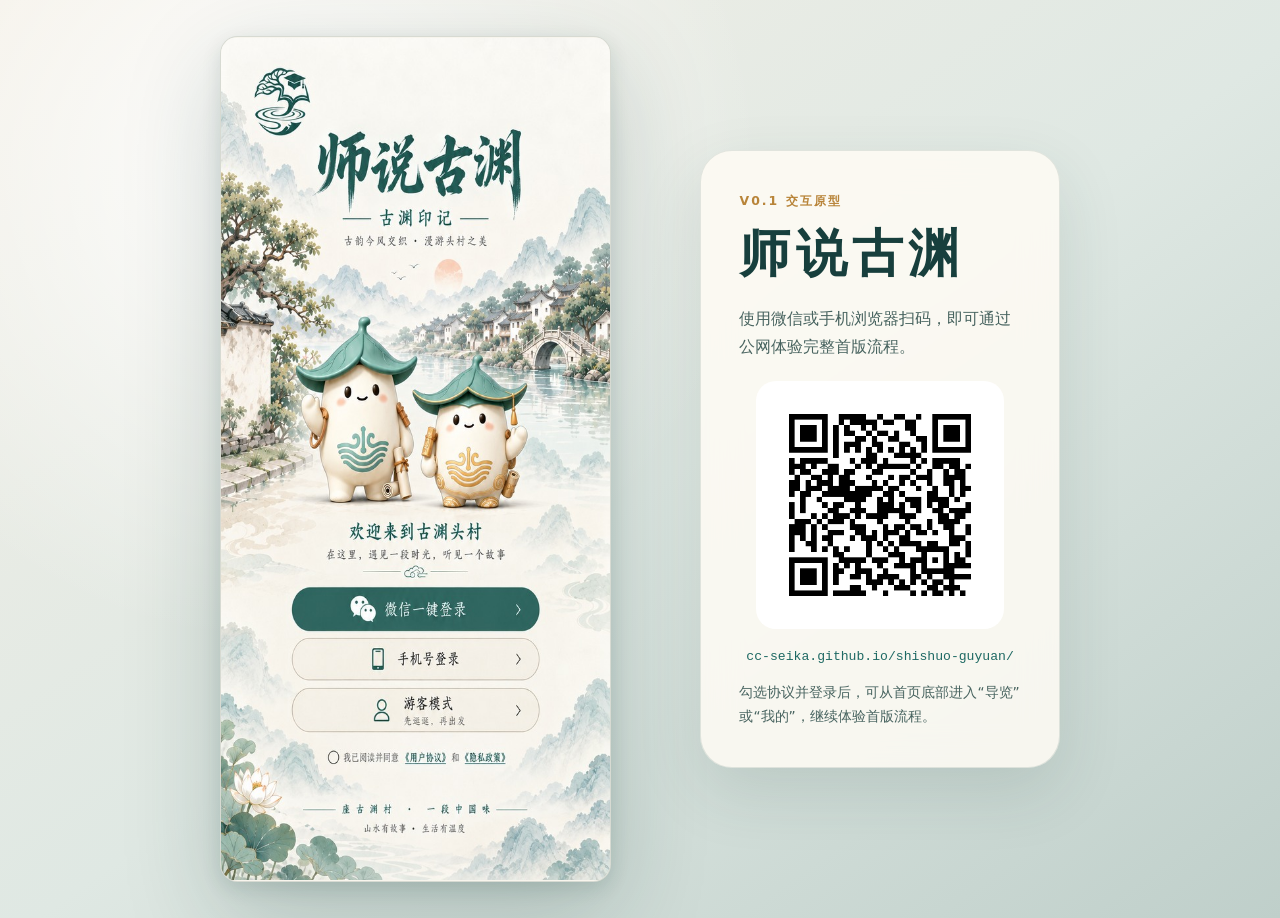
<file: index.html>
<!doctype html>
<html lang="zh-CN">
  <head>
    <meta charset="UTF-8" />
    <meta name="viewport" content="width=device-width, initial-scale=1, viewport-fit=cover" />
    <meta name="theme-color" content="#f6f2e9" />
    <meta name="description" content="师说古渊文旅导览小程序首版交互原型" />
    <title>师说古渊</title>
    <link rel="stylesheet" href="./styles.css?v=flow-17" />
  </head>
  <body>
    <main class="preview-layout">
      <section class="phone" aria-label="师说古渊小程序预览">
        <img
          id="screen-image"
          class="screen-image"
          src="./assets/login.jpg?v=flow-10"
          alt="师说古渊登录页"
          draggable="false"
        />

        <div class="hotspot-layer" data-screen-layer="login" aria-label="登录页交互区域">
          <button
            class="hotspot login-consent"
            type="button"
            data-action="toggle-consent"
            aria-label="阅读并同意用户协议和隐私政策"
            aria-pressed="false"
          ></button>
          <button
            class="hotspot login-wechat"
            type="button"
            data-action="wechat-login"
            aria-label="微信一键登录"
          ></button>
        </div>

        <div class="hotspot-layer" data-screen-layer="home" aria-label="首页交互区域" hidden>
          <div class="home-landscape-motion" aria-hidden="true"></div>
          <img class="home-ip home-ip-left" src="./assets/home-motion/ip-left.png?v=flow-10" alt="" aria-hidden="true" />
          <img class="home-ip home-ip-right" src="./assets/home-motion/ip-right.png?v=flow-10" alt="" aria-hidden="true" />
          <span class="home-wave home-wave-left" aria-hidden="true"></span>
          <span class="home-wave home-wave-right" aria-hidden="true"></span>
          <img class="home-bamboo" src="./assets/home-motion/bamboo.png?v=flow-10" alt="" aria-hidden="true" />
          <div class="home-recommendations" aria-label="今日推荐风景">
            <span><img src="./assets/home-motion/recommend-1.jpg?v=flow-10" alt="古桥流水" /></span>
            <span><img src="./assets/home-motion/recommend-2.jpg?v=flow-10" alt="水乡漫游" /></span>
            <span><img src="./assets/home-motion/recommend-3.jpg?v=flow-10" alt="清廉茶社" /></span>
            <span><img src="./assets/home-motion/recommend-4.jpg?v=flow-10" alt="博士书房" /></span>
          </div>
          <div class="home-events-slider" aria-label="近期活动，可左右滑动">
            <img src="./assets/home-motion/event-1.jpg?v=flow-10" alt="古渊水上集市" />
            <img src="./assets/home-motion/event-2.jpg?v=flow-10" alt="水稻制作体验" />
            <img src="./assets/home-motion/event-3.jpg?v=flow-10" alt="清风茶会" />
            <img src="./assets/home-motion/event-1.jpg?v=flow-10" alt="古渊水上集市加场" />
            <img src="./assets/home-motion/event-2.jpg?v=flow-10" alt="水稻制作体验加场" />
          </div>
          <button class="hotspot home-ai-chat" type="button" data-action="ai-guide-1" aria-label="与AI助手对话"></button>
          <button
            class="hotspot home-guide-tab"
            type="button"
            data-action="culture"
            aria-label="进入导览页面"
          ></button>
          <button class="hotspot home-mine-tab" type="button" data-action="mine" aria-label="进入我的页面"></button>
          <button class="hotspot home-ai-orb" type="button" data-action="ai-guide-1" aria-label="打开AI讲解员"></button>
        </div>

        <div class="hotspot-layer" data-screen-layer="mine" aria-label="我的页面交互区域" hidden>
          <div class="mine-landscape-motion" aria-hidden="true"></div>
          <button class="hotspot mine-favorites" type="button" data-action="show-favorites" aria-label="查看收藏路线"></button>
          <button class="hotspot mine-ai-history" type="button" data-action="show-ai-history" aria-label="查看AI导览记录"></button>
          <button class="hotspot mine-home-tab" type="button" data-action="home" aria-label="返回首页"></button>
          <button class="hotspot mine-guide-tab" type="button" data-action="culture" aria-label="进入导览页面"></button>
          <button class="hotspot mine-current-tab" type="button" data-action="mine" aria-label="当前我的页面"></button>
        </div>

        <div class="hotspot-layer" data-screen-layer="culture" aria-label="文化研学线交互区域" hidden>
          <div class="guide-scenery-motion" aria-hidden="true"></div>
          <img class="guide-ip guide-ip-top" src="./assets/guide-motion/culture-ip-top.png?v=flow-10" alt="" aria-hidden="true" />
          <img class="guide-ip guide-ip-bottom" src="./assets/guide-motion/culture-ip-bottom.png?v=flow-10" alt="" aria-hidden="true" />
          <div class="map-stations map-stations-culture" aria-label="文化研学线地图站点">
            <button style="--x:8%;--y:78%">1 入口牌坊</button><button style="--x:21%;--y:55%">2 清廉茶社</button><button style="--x:40%;--y:34%">3 水稻工坊</button><button style="--x:57%;--y:12%">4 博士书房</button><button style="--x:67%;--y:29%">5 文创小集</button><button style="--x:58%;--y:65%">7 书卷巷</button><button style="--x:82%;--y:53%">8 叶氏宗祠</button>
          </div>
          <div class="guide-stops-slider" aria-label="文化研学线路线站点，可左右滑动">
            <img src="./assets/guide-motion/culture-stop-1.jpg?v=flow-10" alt="入口牌坊" /><img src="./assets/guide-motion/culture-stop-2.jpg?v=flow-10" alt="清廉茶社" /><img src="./assets/guide-motion/culture-stop-3.jpg?v=flow-10" alt="水稻工坊" /><img src="./assets/guide-motion/culture-stop-4.jpg?v=flow-10" alt="博士书房" /><img src="./assets/guide-motion/culture-stop-2.jpg?v=flow-10" alt="文创小集" /><img src="./assets/guide-motion/culture-stop-3.jpg?v=flow-10" alt="书卷巷" />
          </div>
          <button
            class="hotspot guide-back"
            type="button"
            data-action="home"
            aria-label="返回首页"
          ></button>
          <button
            class="hotspot guide-leisure"
            type="button"
            data-action="leisure"
            aria-label="切换到休闲体验线"
          ></button>
          <button
            class="hotspot guide-family"
            type="button"
            data-action="family"
            aria-label="切换到亲子探索线"
          ></button>
          <button class="hotspot guide-favorite" type="button" data-action="toggle-favorite" data-route="culture" data-route-name="文化研学线" aria-label="收藏文化研学线"><img class="favorite-star" src="./assets/favorite-star.png?v=flow-17" alt="" aria-hidden="true" /></button>
          <button
            class="hotspot guide-start"
            type="button"
            data-action="coming-soon"
            data-message="首版已完成路线展示，实时定位导航将在下一版接入"
            aria-label="开始导航"
          ></button>
        </div>

        <div class="hotspot-layer" data-screen-layer="leisure" aria-label="休闲体验线交互区域" hidden>
          <div class="guide-scenery-motion" aria-hidden="true"></div>
          <img class="guide-ip guide-ip-top" src="./assets/guide-motion/leisure-ip-top.png?v=flow-10" alt="" aria-hidden="true" />
          <img class="guide-ip guide-ip-bottom" src="./assets/guide-motion/leisure-ip-bottom.png?v=flow-10" alt="" aria-hidden="true" />
          <div class="map-stations map-stations-leisure" aria-label="休闲体验线地图站点">
            <button style="--x:8%;--y:78%">1 入口牌坊</button><button style="--x:21%;--y:55%">2 清廉茶社</button><button style="--x:43%;--y:31%">3 文创集市</button><button style="--x:68%;--y:10%">4 荷塘渔乐区</button>
          </div>
          <div class="guide-stops-slider" aria-label="休闲体验线路线站点，可左右滑动">
            <img src="./assets/guide-motion/leisure-stop-1.jpg?v=flow-10" alt="入口牌坊" /><img src="./assets/guide-motion/leisure-stop-2.jpg?v=flow-10" alt="清廉茶社" /><img src="./assets/guide-motion/leisure-stop-3.jpg?v=flow-10" alt="文创集市" /><img src="./assets/guide-motion/leisure-stop-4.jpg?v=flow-10" alt="荷塘渔乐区" /><img src="./assets/guide-motion/leisure-stop-2.jpg?v=flow-10" alt="茶社体验" />
          </div>
          <button class="hotspot guide-back" type="button" data-action="home" aria-label="返回首页"></button>
          <button class="hotspot leisure-culture" type="button" data-action="culture" aria-label="切换到文化研学线"></button>
          <button class="hotspot leisure-family" type="button" data-action="family" aria-label="切换到亲子探索线"></button>
          <button class="hotspot guide-favorite" type="button" data-action="toggle-favorite" data-route="leisure" data-route-name="休闲体验线" aria-label="收藏休闲体验线"><img class="favorite-star" src="./assets/favorite-star.png?v=flow-17" alt="" aria-hidden="true" /></button>
          <button
            class="hotspot guide-start"
            type="button"
            data-action="coming-soon"
            data-message="实时定位导航将在下一版接入"
            aria-label="开始导航"
          ></button>
        </div>

        <div class="hotspot-layer" data-screen-layer="family" aria-label="亲子探索线交互区域" hidden>
          <div class="guide-scenery-motion" aria-hidden="true"></div>
          <img class="guide-ip guide-ip-top" src="./assets/guide-motion/family-ip-top.png?v=flow-10" alt="" aria-hidden="true" />
          <img class="guide-ip guide-ip-bottom" src="./assets/guide-motion/family-ip-bottom.png?v=flow-10" alt="" aria-hidden="true" />
          <div class="map-stations map-stations-family" aria-label="亲子探索线地图站点">
            <button style="--x:8%;--y:78%">1 入口牌坊</button><button style="--x:19%;--y:54%">2 古樟问道广场</button><button style="--x:40%;--y:35%">3 水稻工坊</button><button style="--x:54%;--y:12%">4 非遗手作坊</button><button style="--x:67%;--y:29%">5 亲子自然课堂</button><button style="--x:62%;--y:55%">6 博士书房</button><button style="--x:61%;--y:69%">7 文创小集</button><button style="--x:83%;--y:54%">8 叶氏宗祠</button>
          </div>
          <div class="guide-stops-slider" aria-label="亲子探索线路线站点，可左右滑动">
            <img src="./assets/guide-motion/family-stop-1.jpg?v=flow-10" alt="入口牌坊" /><img src="./assets/guide-motion/family-stop-2.jpg?v=flow-10" alt="古樟问道广场" /><img src="./assets/guide-motion/family-stop-3.jpg?v=flow-10" alt="水稻工坊" /><img src="./assets/guide-motion/family-stop-4.jpg?v=flow-10" alt="非遗手作坊" /><img src="./assets/guide-motion/family-stop-2.jpg?v=flow-10" alt="亲子自然课堂" /><img src="./assets/guide-motion/family-stop-3.jpg?v=flow-10" alt="博士书房" />
          </div>
          <button class="hotspot guide-back" type="button" data-action="home" aria-label="返回首页"></button>
          <button class="hotspot family-culture" type="button" data-action="culture" aria-label="切换到文化研学线"></button>
          <button class="hotspot family-leisure" type="button" data-action="leisure" aria-label="切换到休闲体验线"></button>
          <button class="hotspot guide-favorite" type="button" data-action="toggle-favorite" data-route="family" data-route-name="亲子探索线" aria-label="收藏亲子探索线"><img class="favorite-star" src="./assets/favorite-star.png?v=flow-17" alt="" aria-hidden="true" /></button>
          <button class="hotspot guide-start" type="button" data-action="coming-soon" data-message="实时定位导航将在下一版接入" aria-label="开始导航"></button>
        </div>

        <div class="hotspot-layer" data-screen-layer="ai-guide-1" aria-label="AI讲解员第一页交互区域" hidden>
          <div class="ai-landscape-motion" aria-hidden="true"></div>
          <div class="ai-voice-wave" aria-hidden="true">
            <i></i><i></i><i></i><i></i><i></i><i></i><i></i><i></i><i></i><i></i><i></i><i></i><i></i><i></i><i></i><i></i><i></i><i></i>
          </div>
          <button class="hotspot ai-back" type="button" data-action="home" aria-label="返回首页"></button>
          <button class="hotspot ai-next" type="button" data-action="ai-guide-2" aria-label="前往下一站"></button>
        </div>

        <div class="hotspot-layer" data-screen-layer="ai-guide-2" aria-label="AI讲解员第二页交互区域" hidden>
          <div class="ai-landscape-motion" aria-hidden="true"></div>
          <div class="ai-voice-wave" aria-hidden="true">
            <i></i><i></i><i></i><i></i><i></i><i></i><i></i><i></i><i></i><i></i><i></i><i></i><i></i><i></i><i></i><i></i><i></i><i></i>
          </div>
          <button class="hotspot ai-back" type="button" data-action="home" aria-label="返回首页"></button>
          <button class="hotspot ai-previous" type="button" data-action="ai-guide-1" aria-label="返回上一站"></button>
        </div>

        <section id="favorites-panel" class="favorites-panel" aria-label="我的收藏路线" aria-modal="true" role="dialog" hidden>
          <button class="favorites-backdrop" type="button" data-action="close-favorites" aria-label="关闭收藏路线"></button>
          <div class="favorites-sheet">
            <div class="favorites-heading">
              <div>
                <p>我的收藏</p>
                <h2>收藏路线</h2>
              </div>
              <button class="favorites-close" type="button" data-action="close-favorites" aria-label="关闭">×</button>
            </div>
            <div id="favorites-list" class="favorites-list"></div>
          </div>
        </section>

        <section id="history-panel" class="favorites-panel" aria-label="AI导览记录" aria-modal="true" role="dialog" hidden>
          <button class="favorites-backdrop" type="button" data-action="close-ai-history" aria-label="关闭AI导览记录"></button>
          <div class="favorites-sheet history-sheet">
            <div class="favorites-heading">
              <div>
                <p>导览足迹</p>
                <h2>AI导览记录</h2>
              </div>
              <button class="favorites-close" type="button" data-action="close-ai-history" aria-label="关闭">×</button>
            </div>
            <div id="history-list" class="favorites-list"></div>
          </div>
        </section>

        <div id="toast" class="toast" role="status" aria-live="polite" hidden></div>
      </section>

      <aside class="desktop-note" aria-label="手机扫码预览">
        <p class="eyebrow">V0.1 交互原型</p>
        <h1>师说古渊</h1>
        <p>使用微信或手机浏览器扫码，即可通过公网体验完整首版流程。</p>
        <img src="./assets/preview-qr.png?v=flow-17" alt="师说古渊公网预览二维码" />
        <code>cc-seika.github.io/shishuo-guyuan/</code>
        <p class="hint">勾选协议并登录后，可从首页底部进入“导览”或“我的”，继续体验首版流程。</p>
      </aside>
    </main>

    <script src="./app.js?v=flow-17"></script>
  </body>
</html>
</file>
<file: styles.css>
:root {
  color-scheme: light;
  font-family: "PingFang SC", "Microsoft YaHei", system-ui, sans-serif;
  background: #dfe8e3;
  color: #173f3d;
}

* {
  box-sizing: border-box;
}

html,
body {
  min-width: 320px;
  min-height: 100%;
  margin: 0;
}

body {
  min-height: 100dvh;
  background:
    radial-gradient(circle at 22% 18%, rgba(255, 255, 255, 0.9), transparent 30rem),
    linear-gradient(145deg, #f4f0e7 0%, #dfe8e3 52%, #bfcfca 100%);
}

button {
  font: inherit;
}

.preview-layout {
  min-height: 100dvh;
  display: flex;
  align-items: center;
  justify-content: center;
  gap: clamp(2rem, 7vw, 7rem);
  padding: 4dvh 4vw;
}

.phone {
  position: relative;
  width: min(591px, calc(94dvh * 591 / 1280));
  aspect-ratio: 591 / 1280;
  flex: none;
  overflow: hidden;
  border: 1px solid rgba(44, 75, 70, 0.16);
  border-radius: 4.5% / 2.1%;
  background: #f8f5ed;
  box-shadow:
    0 2rem 6rem rgba(20, 56, 52, 0.22),
    0 0.4rem 1.2rem rgba(20, 56, 52, 0.12);
  isolation: isolate;
}

.screen-image {
  position: absolute;
  inset: 0;
  display: block;
  width: 100%;
  height: 100%;
  object-fit: contain;
  user-select: none;
  -webkit-user-drag: none;
}

.screen-image.is-changing {
  animation: page-fade 220ms ease-out;
}

@keyframes page-fade {
  from {
    opacity: 0.35;
    transform: scale(1.008);
  }
  to {
    opacity: 1;
    transform: scale(1);
  }
}

.hotspot-layer {
  position: absolute;
  inset: 0;
  pointer-events: none;
}

.hotspot-layer[hidden] {
  display: none;
}

.hotspot {
  position: absolute;
  z-index: 2;
  margin: 0;
  padding: 0;
  border: 0;
  border-radius: 18px;
  background: rgba(255, 255, 255, 0.001);
  cursor: pointer;
  pointer-events: auto;
  touch-action: manipulation;
  -webkit-tap-highlight-color: rgba(30, 102, 96, 0.16);
}

.hotspot:focus-visible {
  outline: 3px solid #e0a956;
  outline-offset: -3px;
  background: rgba(255, 250, 226, 0.1);
}

.login-consent {
  left: 25.2%;
  top: 83.4%;
  width: 8%;
  height: 4.8%;
  border-radius: 50%;
}

.login-consent[aria-pressed="true"]::after {
  content: "";
  position: absolute;
  left: 50%;
  top: 41%;
  width: 36%;
  aspect-ratio: 1;
  transform: translate(-50%, -50%);
  border-radius: 50%;
  background: #176b62;
}

.login-consent[aria-pressed="true"]::before {
  content: "";
  position: absolute;
  z-index: 1;
  left: 50%;
  top: 38%;
  width: 13%;
  height: 25%;
  transform: translate(-50%, -50%) rotate(45deg);
  border-right: 1.5px solid #fff;
  border-bottom: 1.5px solid #fff;
}

.login-wechat {
  left: 18%;
  top: 65.1%;
  width: 64%;
  height: 5.6%;
  border-radius: 999px;
}

.home-guide-tab {
  left: 25%;
  bottom: 0;
  width: 24%;
  height: 10.5%;
}

.home-ai-chat {
  left: 7.5%;
  top: 34.15%;
  width: 20.65%;
  height: 2.58%;
  border-radius: 999px;
  background: url("./assets/home-motion/ai-chat-button.jpg?v=flow-10") center / 100% 100% no-repeat;
  box-shadow: 0 3px 8px rgba(21, 90, 82, 0.08);
  transition: transform 220ms ease, box-shadow 220ms ease, filter 220ms ease;
  transform-origin: center;
}

.home-ai-chat:hover,
.home-ai-chat:active {
  transform: scale(1.035);
  filter: saturate(1.06);
  box-shadow: 0 5px 12px rgba(21, 90, 82, 0.16);
}

.home-landscape-motion {
  position: absolute;
  z-index: 1;
  left: 0;
  top: 6.5%;
  width: 100%;
  height: 15.5%;
  overflow: hidden;
  opacity: 0.42;
  pointer-events: none;
  mask-image: linear-gradient(to bottom, transparent, #000 30%, #000 80%, transparent);
}

.home-landscape-motion::before,
.home-landscape-motion::after {
  content: "";
  position: absolute;
  left: -35%;
  width: 170%;
  height: 55%;
  background: repeating-radial-gradient(ellipse at center, transparent 0 8px, rgba(255, 255, 255, 0.58) 9px 10px, transparent 11px 18px);
  filter: blur(0.6px);
  animation: landscape-flow 9s linear infinite;
}

.home-landscape-motion::before { bottom: 2%; }
.home-landscape-motion::after { bottom: -17%; animation-duration: 13s; animation-direction: reverse; opacity: 0.65; }

.home-ip,
.home-bamboo {
  position: absolute;
  z-index: 1;
  pointer-events: none;
  user-select: none;
}

.home-ip-left {
  left: 47.7%;
  top: 21.55%;
  width: 24.4%;
  transform-origin: 52% 88%;
  animation: ip-greeting-left 4.2s ease-in-out infinite;
}

.home-ip-right {
  left: 67.3%;
  top: 21.55%;
  width: 27.1%;
  transform-origin: 46% 88%;
  animation: ip-greeting-right 4.2s ease-in-out 0.35s infinite;
}

.home-wave {
  position: absolute;
  z-index: 2;
  width: 3.2%;
  aspect-ratio: 1;
  border-top: 2px solid rgba(19, 101, 91, 0.72);
  border-right: 2px solid rgba(19, 101, 91, 0.72);
  border-radius: 50%;
  opacity: 0;
  pointer-events: none;
  animation: greeting-wave 4.2s ease-in-out infinite;
}

.home-wave-left { left: 47.4%; top: 29%; transform: rotate(-32deg); }
.home-wave-right { right: 5.8%; top: 29.7%; transform: rotate(132deg); animation-delay: 0.35s; }

.home-bamboo {
  right: 1.5%;
  top: 31.1%;
  width: 11.4%;
  transform-origin: 83% 82%;
  animation: bamboo-sway 3.8s ease-in-out infinite;
}

.home-recommendations {
  position: absolute;
  z-index: 2;
  left: 5.05%;
  top: 51.56%;
  width: 90%;
  height: 9.45%;
  display: grid;
  grid-template-columns: repeat(4, minmax(0, 1fr));
  gap: 1.1%;
  pointer-events: auto;
}

.home-recommendations span {
  overflow: hidden;
  border-radius: 6px 6px 0 0;
}

.home-recommendations img {
  display: block;
  width: 100%;
  height: 100%;
  object-fit: cover;
  transition: transform 240ms ease, filter 240ms ease;
}

.home-recommendations span:hover img,
.home-recommendations span:active img {
  transform: scale(1.055);
  filter: saturate(1.05) contrast(1.02);
}

.home-events-slider {
  position: absolute;
  z-index: 3;
  left: 4.9%;
  top: 78.65%;
  width: 90.2%;
  height: 10.9%;
  display: flex;
  gap: 1.1%;
  overflow-x: auto;
  overflow-y: hidden;
  padding: 0;
  background: #f4f1e8;
  pointer-events: auto;
  scroll-snap-type: x mandatory;
  scrollbar-width: none;
  overscroll-behavior-x: contain;
  -webkit-overflow-scrolling: touch;
}

.home-events-slider::-webkit-scrollbar { display: none; }

.home-events-slider img {
  width: 32.7%;
  height: 100%;
  flex: 0 0 32.7%;
  object-fit: cover;
  border-radius: 7px;
  scroll-snap-align: start;
  user-select: none;
  -webkit-user-drag: none;
}

@keyframes landscape-flow {
  from { transform: translateX(-5%); }
  to { transform: translateX(18%); }
}

@keyframes ip-greeting-left {
  0%, 18%, 100% { transform: rotate(0) translateY(0); }
  25% { transform: rotate(-1.8deg) translateY(-1.2%); }
  32% { transform: rotate(1.6deg) translateY(-0.4%); }
  39% { transform: rotate(-1.2deg) translateY(-1%); }
  48% { transform: rotate(0) translateY(0); }
}

@keyframes ip-greeting-right {
  0%, 18%, 100% { transform: rotate(0) translateY(0); }
  25% { transform: rotate(1.8deg) translateY(-1.2%); }
  32% { transform: rotate(-1.6deg) translateY(-0.4%); }
  39% { transform: rotate(1.2deg) translateY(-1%); }
  48% { transform: rotate(0) translateY(0); }
}

@keyframes greeting-wave {
  0%, 18%, 52%, 100% { opacity: 0; scale: 0.7; }
  26%, 38% { opacity: 0.85; scale: 1; }
  45% { opacity: 0.25; scale: 1.35; }
}

@keyframes bamboo-sway {
  0%, 100% { transform: rotate(-1.2deg); }
  50% { transform: rotate(2.2deg); }
}

.home-mine-tab {
  left: 55%;
  bottom: 0;
  width: 23%;
  height: 10.5%;
}

.home-ai-orb {
  right: 1.5%;
  bottom: 0.8%;
  width: 19.5%;
  height: 10.5%;
  border-radius: 50%;
}

.mine-home-tab,
.mine-guide-tab,
.mine-current-tab {
  bottom: 0;
  width: 24%;
  height: 10.5%;
}

.mine-home-tab { left: 13%; }
.mine-guide-tab { left: 39%; }
.mine-current-tab { left: 65%; }

.mine-favorites {
  left: 68.5%;
  top: 30.3%;
  width: 27.5%;
  height: 10.8%;
}

.mine-ai-history {
  left: 68.5%;
  top: 40.2%;
  width: 27.5%;
  height: 9.6%;
}

.mine-landscape-motion,
.guide-scenery-motion {
  position: absolute;
  z-index: 1;
  overflow: hidden;
  pointer-events: none;
  mask-image: linear-gradient(to bottom, transparent, #000 24%, #000 80%, transparent);
}

.mine-landscape-motion {
  left: 0;
  top: 0;
  width: 100%;
  height: 21%;
  opacity: 0.32;
}

.guide-scenery-motion {
  left: 0;
  top: 3.5%;
  width: 100%;
  height: 18.5%;
  opacity: 0.34;
}

.mine-landscape-motion::before,
.mine-landscape-motion::after,
.guide-scenery-motion::before,
.guide-scenery-motion::after {
  content: "";
  position: absolute;
  left: -40%;
  bottom: 0;
  width: 180%;
  height: 58%;
  background: repeating-radial-gradient(ellipse at center, transparent 0 9px, rgba(255,255,255,.7) 10px 11px, transparent 12px 21px);
  filter: blur(.6px);
  animation: guide-flow 11s linear infinite;
}

.mine-landscape-motion::after,
.guide-scenery-motion::after {
  bottom: -20%;
  opacity: .6;
  animation-duration: 15s;
  animation-direction: reverse;
}

.guide-ip {
  position: absolute;
  z-index: 2;
  pointer-events: none;
  user-select: none;
  animation: guide-ip-breathe 4.4s ease-in-out infinite;
}

.guide-ip-top {
  left: 69.7%;
  top: 10%;
  width: 29.5%;
  transform-origin: 50% 86%;
}

.guide-ip-bottom {
  left: .7%;
  top: 78.3%;
  width: 23.4%;
  transform-origin: 44% 91%;
  animation-delay: .55s;
}

.map-stations {
  position: absolute;
  z-index: 4;
  left: 2.6%;
  top: 27.2%;
  width: 94.8%;
  height: 31.8%;
  pointer-events: none;
}

.map-stations button {
  position: absolute;
  left: var(--x);
  top: var(--y);
  max-width: 42%;
  padding: .24rem .5rem;
  border: 1px solid rgba(21, 100, 91, .16);
  border-radius: 999px;
  background: rgba(255, 253, 246, .82);
  box-shadow: 0 2px 5px rgba(20, 75, 69, .08);
  color: #125f57;
  font-family: "STSong", "Songti SC", serif;
  font-size: clamp(.54rem, 2.2vw, .72rem);
  font-weight: 700;
  line-height: 1.15;
  white-space: nowrap;
  opacity: 0;
  transform: translate(-50%, -50%) scale(.98);
  transform-origin: center;
  transition: transform 190ms ease, box-shadow 190ms ease, background 190ms ease;
  pointer-events: auto;
}

.map-stations button:hover,
.map-stations button:active,
.map-stations button:focus-visible {
  z-index: 2;
  transform: translate(-50%, -50%) scale(1.025);
  background: rgba(255, 253, 246, .98);
  box-shadow: 0 5px 12px rgba(20, 75, 69, .17);
  outline: none;
  opacity: 1;
}

.guide-stops-slider {
  position: absolute;
  z-index: 5;
  left: 8.65%;
  top: 59.4%;
  width: 86.2%;
  height: 12.2%;
  display: flex;
  gap: .8%;
  overflow-x: auto;
  overflow-y: hidden;
  background: #f7f4ec;
  scroll-snap-type: x mandatory;
  scrollbar-width: none;
  overscroll-behavior-x: contain;
  pointer-events: auto;
  -webkit-overflow-scrolling: touch;
}

.guide-stops-slider::-webkit-scrollbar { display: none; }

.guide-stops-slider img {
  width: 24.1%;
  height: 100%;
  flex: 0 0 24.1%;
  object-fit: contain;
  border-radius: 7px;
  scroll-snap-align: start;
  user-select: none;
  -webkit-user-drag: none;
}

@keyframes guide-flow {
  from { transform: translateX(-6%); }
  to { transform: translateX(18%); }
}

@keyframes guide-ip-breathe {
  0%, 100% { transform: rotate(-.7deg) translateY(0); }
  48% { transform: rotate(1.1deg) translateY(-1.3%); }
  60% { transform: rotate(.4deg) translateY(-.6%); }
}

.guide-back {
  left: 1.6%;
  top: 0.9%;
  width: 13%;
  height: 6.6%;
}

.guide-leisure {
  left: 27.5%;
  top: 24.25%;
  width: 22.5%;
  height: 3.4%;
}

.guide-family {
  left: 52%;
  top: 24.25%;
  width: 21%;
  height: 3.4%;
}

.guide-start {
  right: 4.6%;
  bottom: 1.2%;
  width: 69.5%;
  height: 4.5%;
}

.leisure-culture {
  left: 3.8%;
  top: 23.7%;
  width: 23%;
  height: 4.2%;
}

.leisure-family {
  left: 51%;
  top: 23.7%;
  width: 22%;
  height: 4.2%;
}

.family-culture {
  left: 3.2%;
  top: 22.4%;
  width: 23.5%;
  height: 4.6%;
}

.family-leisure {
  left: 27.3%;
  top: 22.4%;
  width: 22.5%;
  height: 4.6%;
}

.guide-favorite {
  left: 1.8%;
  bottom: 1.1%;
  width: 24.5%;
  height: 5.8%;
  border-radius: 999px;
}

.guide-favorite .favorite-star {
  position: absolute;
  left: 16.13%;
  top: 9.86%;
  width: 14.5%;
  height: 31%;
  display: block;
  object-fit: fill;
  opacity: 0;
  transform: scale(.96);
  transform-origin: center;
  transition: opacity 160ms ease, transform 160ms ease;
  pointer-events: none;
}

.guide-favorite.is-saved .favorite-star {
  opacity: 1;
  transform: scale(1);
  filter: drop-shadow(0 1px 1px rgba(12, 76, 69, 0.2));
}

.ai-landscape-motion {
  position: absolute;
  z-index: 1;
  left: -18%;
  top: 5.2%;
  width: 136%;
  height: 21.5%;
  overflow: hidden;
  opacity: .22;
  pointer-events: none;
  mask-image: linear-gradient(to bottom, transparent 2%, #000 28%, #000 88%, transparent);
}

.ai-landscape-motion::before,
.ai-landscape-motion::after {
  content: "";
  position: absolute;
  left: -20%;
  bottom: 1%;
  width: 140%;
  height: 43%;
  background: repeating-radial-gradient(ellipse at 50% 100%, transparent 0 13px, rgba(255,255,255,.68) 14px 16px, transparent 17px 30px);
  filter: blur(.55px);
  animation: ai-scenery-flow 12s linear infinite;
}

.ai-landscape-motion::after {
  bottom: -12%;
  opacity: .58;
  animation-duration: 16s;
  animation-direction: reverse;
}

.ai-voice-wave {
  position: absolute;
  z-index: 3;
  left: 6.6%;
  top: 56.75%;
  width: 74.2%;
  height: 2.9%;
  display: flex;
  align-items: center;
  justify-content: space-between;
  opacity: .44;
  pointer-events: none;
}

.ai-voice-wave i {
  display: block;
  width: 1.05%;
  min-width: 1px;
  height: 44%;
  border-radius: 999px;
  background: linear-gradient(to bottom, #0c6661, #2f9886 68%, #d7a13f);
  transform-origin: center;
  animation: ai-voice-pulse 1.35s ease-in-out infinite;
}

.ai-voice-wave i:nth-child(3n + 1) { height: 68%; animation-delay: -.18s; }
.ai-voice-wave i:nth-child(3n + 2) { height: 34%; animation-delay: -.44s; }
.ai-voice-wave i:nth-child(4n) { height: 82%; animation-delay: -.72s; }
.ai-voice-wave i:nth-child(5n) { height: 55%; animation-delay: -1.02s; }

@keyframes ai-scenery-flow {
  from { transform: translateX(-5%); }
  to { transform: translateX(16%); }
}

@keyframes ai-voice-pulse {
  0%, 100% { transform: scaleY(.72); opacity: .42; }
  45% { transform: scaleY(1.12); opacity: .88; }
  70% { transform: scaleY(.9); opacity: .58; }
}

.ai-back {
  left: 2.5%;
  top: 0.8%;
  width: 12%;
  height: 6.2%;
}

.ai-next {
  right: 3.5%;
  bottom: 1.8%;
  width: 30%;
  height: 7.3%;
  border-radius: 999px;
}

.ai-previous {
  left: 3.8%;
  bottom: 2.1%;
  width: 30%;
  height: 7.1%;
  border-radius: 999px;
}

.favorites-panel,
.favorites-backdrop {
  position: absolute;
  inset: 0;
}

.favorites-panel {
  z-index: 8;
}

.favorites-panel[hidden] {
  display: none;
}

.favorites-backdrop {
  width: 100%;
  height: 100%;
  padding: 0;
  border: 0;
  background: rgba(13, 50, 47, 0.36);
  backdrop-filter: blur(2px);
}

.favorites-sheet {
  position: absolute;
  right: 3.5%;
  bottom: 2.5%;
  left: 3.5%;
  max-height: 58%;
  overflow: auto;
  padding: 5.5% 5% 6%;
  border: 1px solid rgba(34, 91, 83, 0.18);
  border-radius: 18px;
  background: rgba(255, 252, 244, 0.98);
  box-shadow: 0 18px 45px rgba(15, 58, 52, 0.24);
}

.favorites-heading {
  display: flex;
  align-items: flex-start;
  justify-content: space-between;
  gap: 1rem;
}

.favorites-heading p,
.favorites-heading h2 {
  margin: 0;
  letter-spacing: 0;
}

.favorites-heading p {
  color: #a77b35;
  font-size: clamp(0.68rem, 2.4vw, 0.84rem);
}

.favorites-heading h2 {
  margin-top: 0.15rem;
  color: #125851;
  font-family: "STSong", "Songti SC", serif;
  font-size: clamp(1.28rem, 5vw, 1.8rem);
}

.favorites-close {
  width: 2rem;
  height: 2rem;
  flex: none;
  padding: 0;
  border: 0;
  border-radius: 50%;
  background: #e9f0e8;
  color: #195e57;
  font-size: 1.35rem;
  line-height: 1;
}

.favorites-list {
  display: grid;
  gap: 0.65rem;
  margin-top: 1rem;
}

.favorite-route-item {
  display: grid;
  grid-template-columns: 2rem minmax(0, 1fr) 1rem;
  align-items: center;
  gap: 0.7rem;
  width: 100%;
  min-height: 4.25rem;
  padding: 0.75rem;
  border: 1px solid rgba(28, 102, 93, 0.16);
  border-radius: 8px;
  background: #f8f6ed;
  color: #145a54;
  text-align: left;
}

.favorite-route-star {
  color: #edc667;
  font-size: 1.65rem;
  text-align: center;
  -webkit-text-stroke: 0.5px #cc9e3e;
}

.favorite-route-item strong,
.favorite-route-item small {
  display: block;
  letter-spacing: 0;
}

.history-item {
  grid-template-columns: 2rem minmax(0, 1fr) 1rem;
}

.history-index {
  display: grid;
  width: 1.85rem;
  aspect-ratio: 1;
  place-items: center;
  border-radius: 50%;
  background: #176b62;
  color: #fff;
  font-size: 0.8rem;
  font-weight: 700;
}

.history-item time {
  display: block;
  margin-top: 0.22rem;
  color: #a1793f;
  font-size: clamp(0.64rem, 2.4vw, 0.76rem);
}

.favorite-route-item strong {
  font-size: clamp(0.92rem, 3.6vw, 1.12rem);
}

.favorite-route-item small {
  margin-top: 0.2rem;
  color: #70827e;
  font-size: clamp(0.7rem, 2.6vw, 0.82rem);
}

.favorite-route-arrow {
  color: #b78335;
  font-size: 1.5rem;
}

.favorites-empty {
  margin: 0;
  padding: 1.5rem 0.75rem;
  color: #627873;
  font-size: clamp(0.8rem, 3vw, 0.95rem);
  line-height: 1.6;
  text-align: center;
}

.toast {
  position: absolute;
  z-index: 5;
  left: 50%;
  bottom: 8.5%;
  width: max-content;
  max-width: 82%;
  transform: translateX(-50%);
  padding: 0.7rem 0.95rem;
  border: 1px solid rgba(255, 255, 255, 0.28);
  border-radius: 999px;
  background: rgba(19, 69, 65, 0.92);
  box-shadow: 0 0.8rem 2rem rgba(17, 53, 50, 0.24);
  color: #fff;
  font-size: clamp(0.74rem, 2.6vw, 0.88rem);
  line-height: 1.4;
  text-align: center;
  backdrop-filter: blur(8px);
}

.desktop-note {
  width: min(360px, 32vw);
  padding: 2.4rem;
  border: 1px solid rgba(46, 83, 77, 0.13);
  border-radius: 2rem;
  background: rgba(255, 252, 245, 0.84);
  box-shadow: 0 1.5rem 4rem rgba(36, 68, 63, 0.13);
  backdrop-filter: blur(18px);
}

.desktop-note .eyebrow {
  margin: 0 0 0.55rem;
  color: #b88439;
  font-size: 0.78rem;
  font-weight: 700;
  letter-spacing: 0.16em;
}

.desktop-note h1 {
  margin: 0;
  font-family: "STSong", "Songti SC", serif;
  font-size: clamp(2.3rem, 4vw, 3.5rem);
  font-weight: 700;
  letter-spacing: 0.1em;
}

.desktop-note p {
  margin: 1rem 0;
  color: #47635f;
  line-height: 1.75;
}

.desktop-note img {
  display: block;
  width: min(100%, 248px);
  margin: 1.25rem auto;
  padding: 0.7rem;
  border-radius: 1.25rem;
  background: #fff;
}

.desktop-note code {
  display: block;
  overflow-wrap: anywhere;
  color: #1e6963;
  font-size: 0.82rem;
  text-align: center;
}

.desktop-note .hint {
  margin-bottom: 0;
  font-size: 0.86rem;
}

@media (max-width: 760px) {
  :root {
    --safe-top: env(safe-area-inset-top, 0px);
    --safe-right: env(safe-area-inset-right, 0px);
    --safe-bottom: env(safe-area-inset-bottom, 0px);
    --safe-left: env(safe-area-inset-left, 0px);
  }

  body {
    overflow: hidden;
    background: #e9eee9;
  }

  .preview-layout {
    width: 100vw;
    height: var(--app-viewport-height, 100svh);
    min-height: 0;
    display: grid;
    place-items: center;
    padding: var(--safe-top) var(--safe-right) var(--safe-bottom) var(--safe-left);
    overflow: hidden;
  }

  .phone {
    width: var(--app-frame-width, 100vw);
    height: var(--app-frame-height, auto);
    max-width: 100%;
    max-height: 100%;
    aspect-ratio: 591 / 1280;
    border: 0;
    border-radius: min(4.5vw, 24px) / min(2.1vw, 12px);
    box-shadow: none;
  }

  .desktop-note {
    display: none;
  }
}

@media (prefers-reduced-motion: reduce) {
  .screen-image.is-changing {
    animation: none;
  }

  .home-landscape-motion::before,
  .home-landscape-motion::after,
  .home-ip,
  .home-wave,
  .home-bamboo,
  .mine-landscape-motion::before,
  .mine-landscape-motion::after,
  .guide-scenery-motion::before,
  .guide-scenery-motion::after,
  .guide-ip,
  .ai-landscape-motion::before,
  .ai-landscape-motion::after,
  .ai-voice-wave i {
    animation: none;
  }
}
</file>
